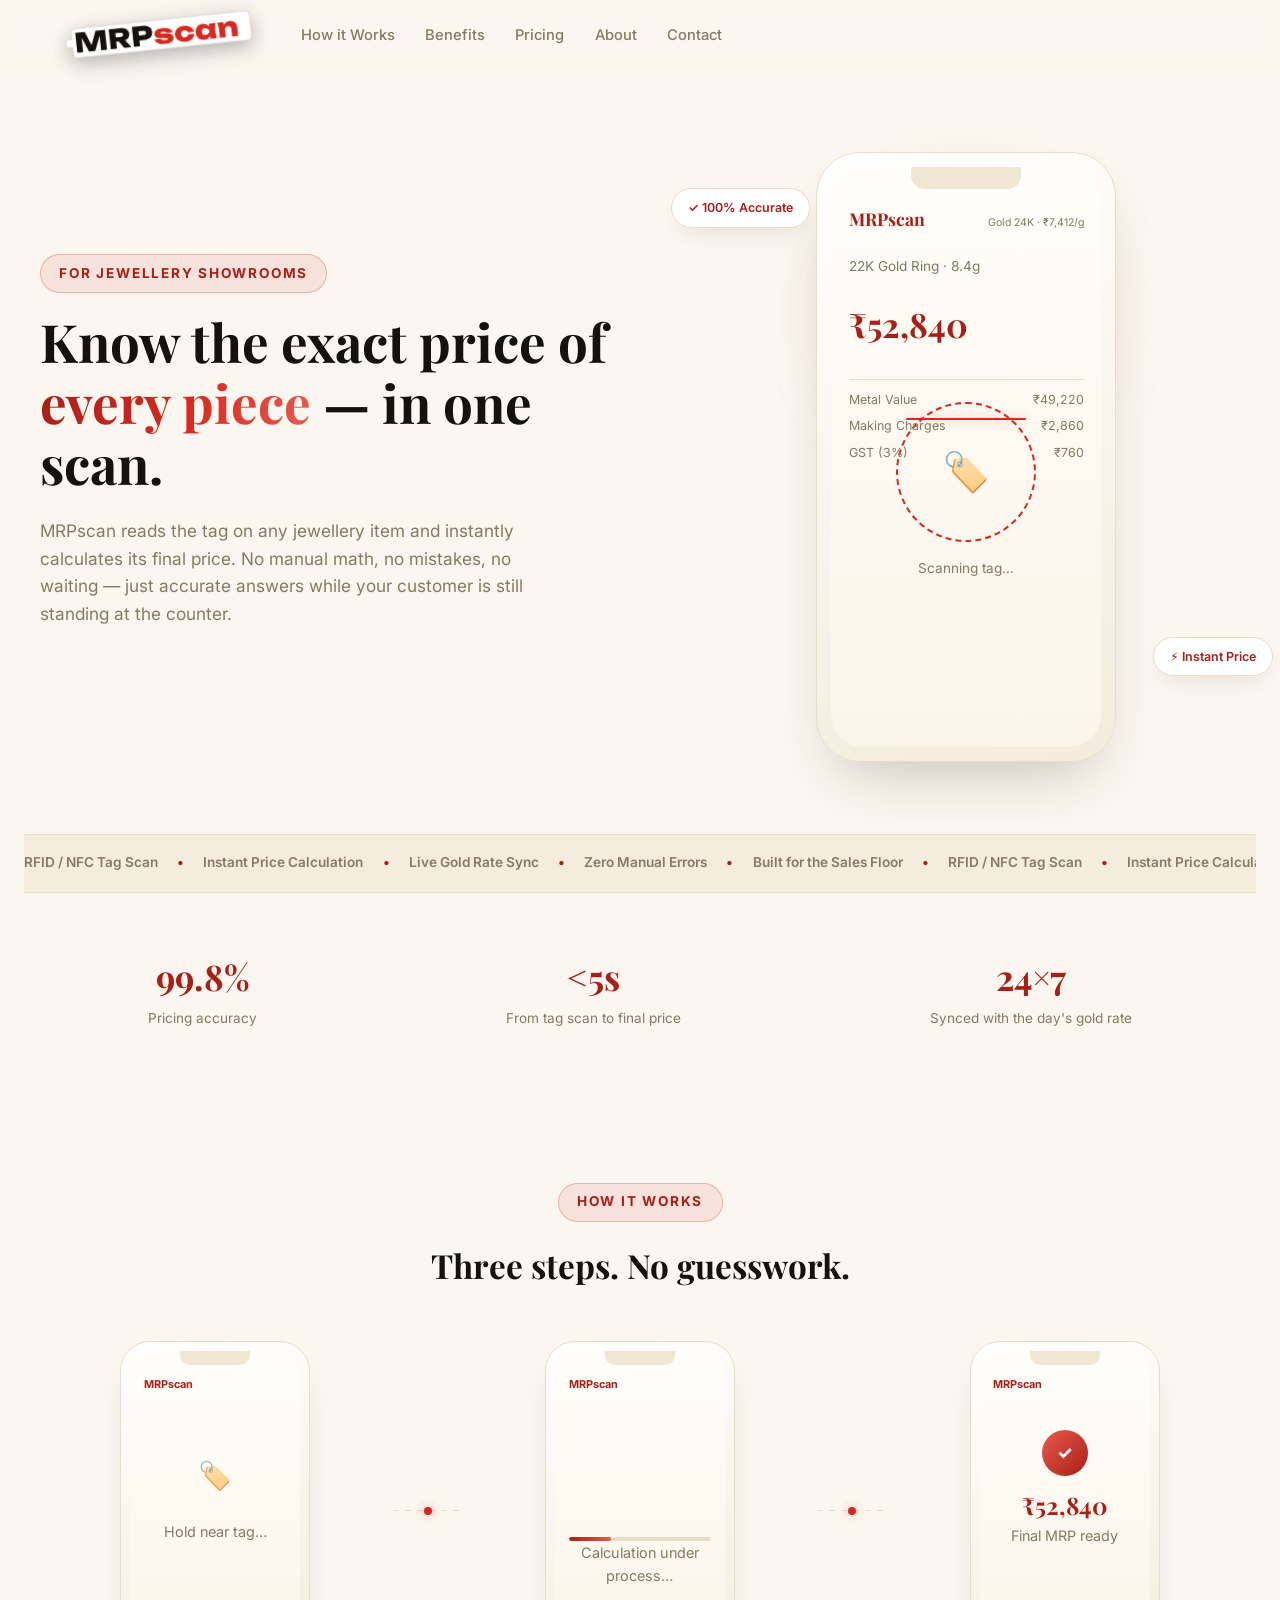
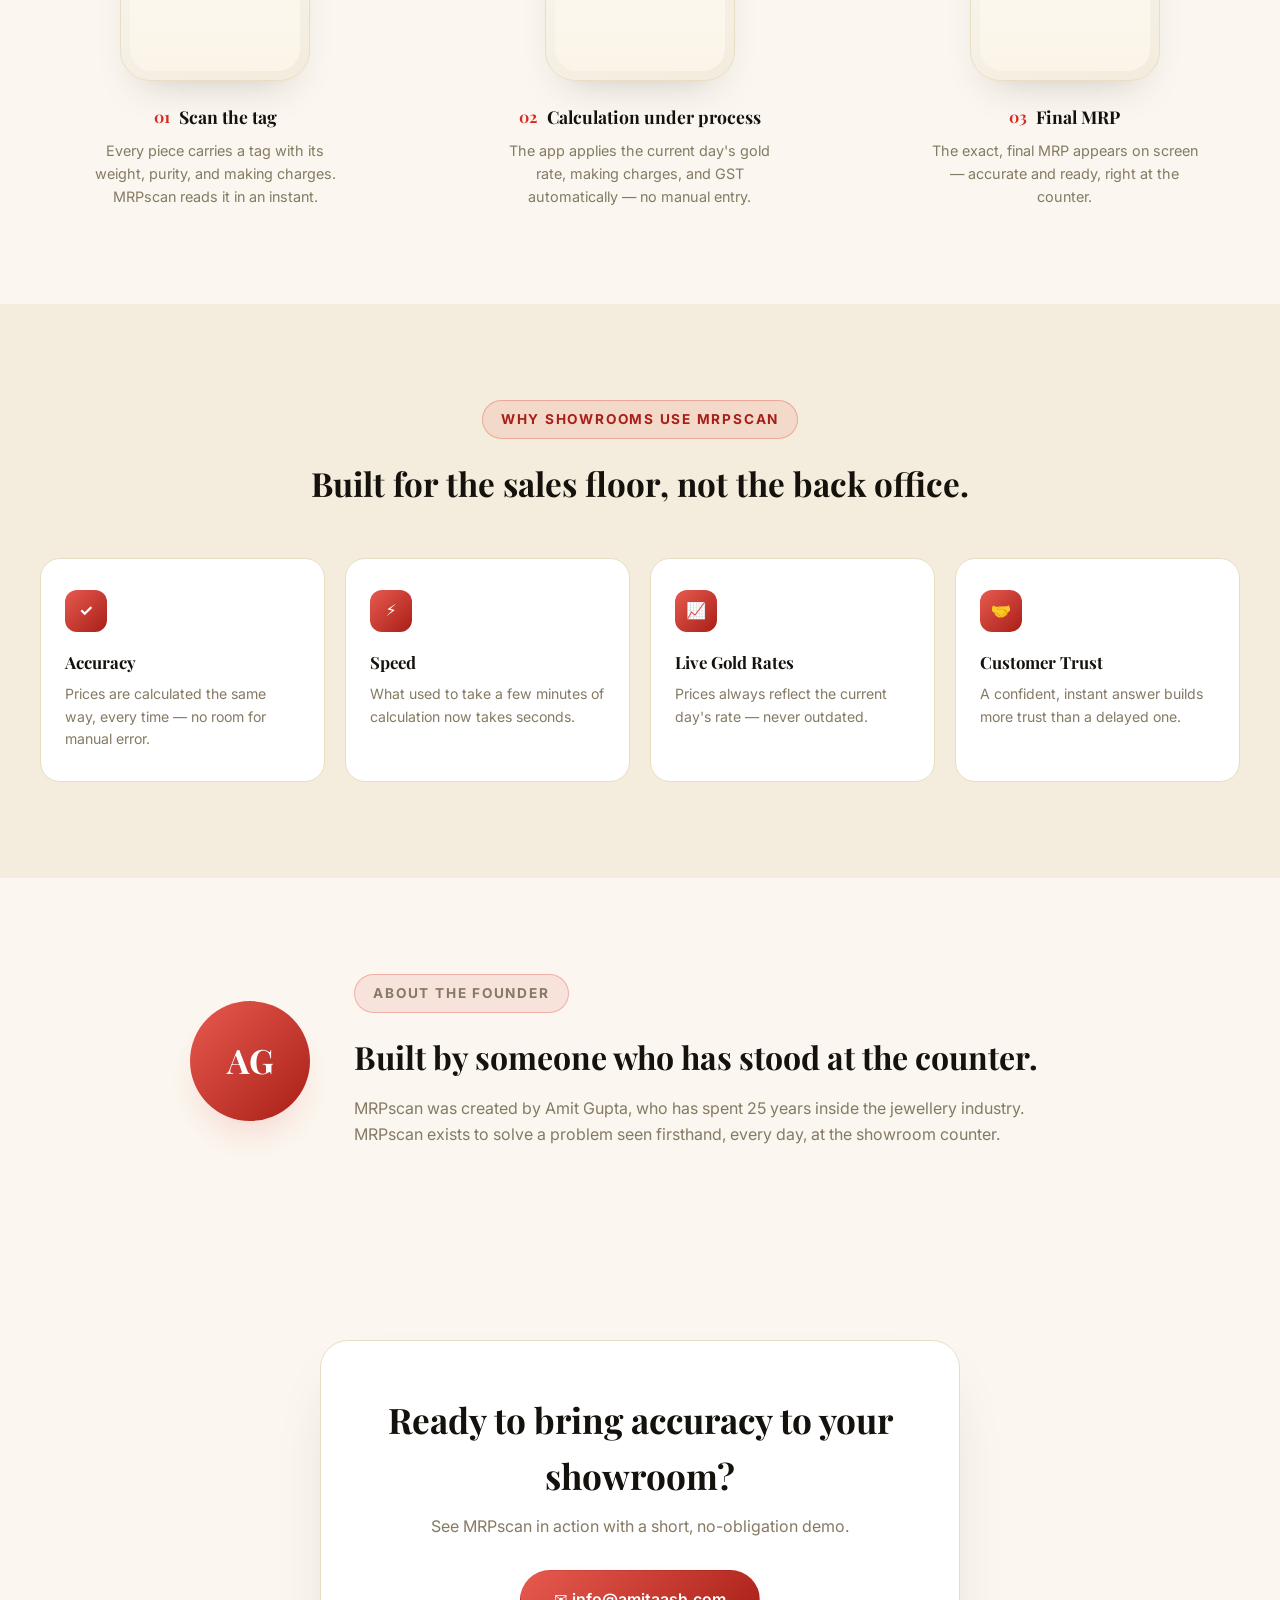
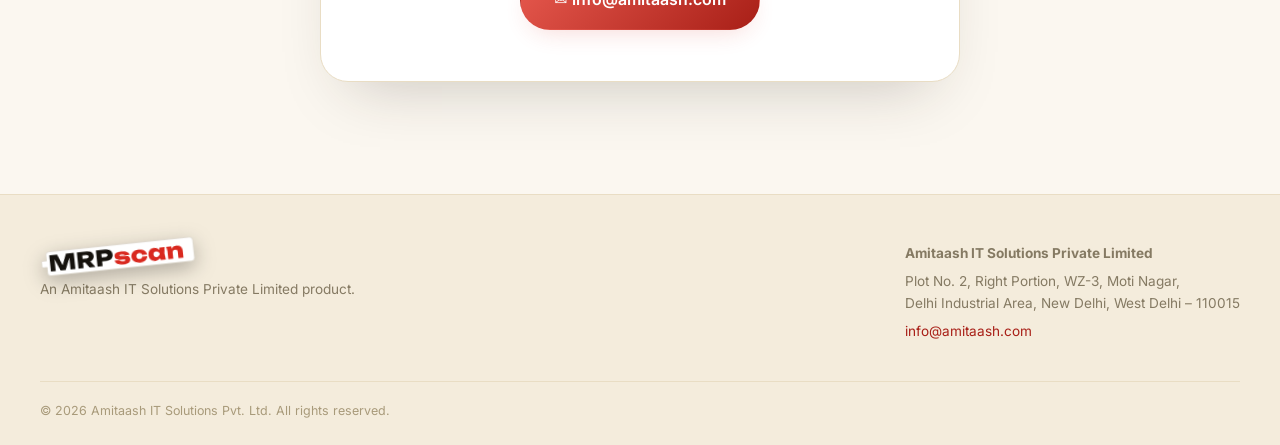
<file: index.html>
<!DOCTYPE html>
<html lang="en">
<head>
<meta charset="UTF-8">
<meta name="viewport" content="width=device-width, initial-scale=1.0">
<title>MRPscan — Instant Jewellery Price Scanning</title>
<meta name="description" content="MRPscan reads the tag on any jewellery piece and instantly calculates its exact price — accurate, fast, and error-free for jewellery showrooms.">
<link rel="preconnect" href="https://fonts.googleapis.com">
<link href="https://fonts.googleapis.com/css2?family=Playfair+Display:wght@600;700;800&family=Space+Grotesk:wght@500;600;700&family=Inter:wght@400;500;600;700;800;900&display=swap" rel="stylesheet">
<link rel="stylesheet" href="themes/boutique.css">
</head>
<body>

<div class="aurora" aria-hidden="true">
  <span class="blob b1"></span>
  <span class="blob b2"></span>
  <span class="blob b3"></span>
</div>
<div class="grain" aria-hidden="true"></div>

<header class="nav" id="nav">
  <div class="nav-inner">
    <div class="logo">
      <svg viewBox="0 0 555 100" xmlns="http://www.w3.org/2000/svg"><path d="M 34.7 6.0 L 538.6 6.0 A 11.7 11.7 0 0 1 550.3 17.7 L 550.3 80.1 A 11.7 11.7 0 0 1 538.6 91.8 L 34.7 91.8 A 11.7 11.7 0 0 1 23.0 80.1 L 23.0 60.6 L 9.8 60.6 A 4.7 4.7 0 0 1 5.1 55.9 L 5.1 41.9 A 4.7 4.7 0 0 1 9.8 37.2 L 23.0 37.2 L 23.0 17.7 A 11.7 11.7 0 0 1 34.7 6.0 Z" fill="#FFFFFF" stroke="#D8D3C8" stroke-width="2.5"/><g transform="translate(23.0 76.98) scale(0.078 -0.078)"><path transform="translate(90 0)" d="M1191 750V0H969V664L1015 659L744 0H512L240 657L286 663V0H65V750H424L671 123H586L831 750Z" fill="#15120D"/><path transform="translate(1359 0)" d="M226 426H488Q532 426 556.5 446.0Q581 466 581 504Q581 542 556.5 562.0Q532 582 488 582H193L298 690V0H65V750H523Q610 750 676.0 719.0Q742 688 779.0 633.0Q816 578 816 504Q816 432 779.0 376.5Q742 321 676.0 290.5Q610 260 523 260H226ZM326 351H585L843 0H576Z" fill="#15120D"/><path transform="translate(2236 0)" d="M494 750Q592 750 662.5 717.0Q733 684 770.0 624.5Q807 565 807 484Q807 404 770.0 344.0Q733 284 662.5 251.0Q592 218 494 218H173V402H479Q523 402 547.5 424.0Q572 446 572 484Q572 524 547.5 545.0Q523 566 479 566H193L298 672V0H65V750Z" fill="#15120D"/><path transform="translate(3085 0)" d="M739 191Q739 122 696.5 75.5Q654 29 576.5 6.0Q499 -17 393 -17Q284 -17 202.0 9.0Q120 35 73.0 82.5Q26 130 23 193H256Q262 173 281.0 158.5Q300 144 331.0 137.0Q362 130 405 130Q459 130 487.5 139.5Q516 149 516 168Q516 185 493.5 193.0Q471 201 418 205L321 212Q216 219 154.0 242.0Q92 265 65.0 303.0Q38 341 38 393Q38 459 80.0 503.0Q122 547 197.5 568.5Q273 590 373 590Q472 590 549.0 565.0Q626 540 672.5 495.0Q719 450 727 390H494Q489 408 473.0 421.5Q457 435 430.0 443.0Q403 451 363 451Q312 451 287.0 441.5Q262 432 262 414Q262 398 277.5 390.0Q293 382 336 379L466 370Q569 364 629.0 341.5Q689 319 714.0 281.5Q739 244 739 191Z" fill="#D9291F"/><path transform="translate(3862 0)" d="M752 247Q744 168 695.0 108.5Q646 49 567.5 16.0Q489 -17 391 -17Q284 -17 201.5 21.0Q119 59 73.0 128.0Q27 197 27 286Q27 377 73.0 445.0Q119 513 201.5 551.5Q284 590 391 590Q489 590 567.5 557.0Q646 524 695.0 465.0Q744 406 752 326H525Q515 373 479.0 397.5Q443 422 391 422Q351 422 321.0 406.5Q291 391 275.0 360.5Q259 330 259 286Q259 242 275.0 212.0Q291 182 321.0 166.5Q351 151 391 151Q443 151 479.0 177.5Q515 204 525 247Z" fill="#D9291F"/><path transform="translate(4646 0)" d="M563 0 536 204 564 286 536 367 563 573H801L763 287L801 0ZM614 286Q602 195 561.5 126.5Q521 58 457.5 20.5Q394 -17 312 -17Q229 -17 165.0 21.0Q101 59 65.5 127.5Q30 196 30 286Q30 378 65.5 446.5Q101 515 165.0 552.5Q229 590 312 590Q394 590 457.5 553.0Q521 516 562.0 447.5Q603 379 614 286ZM261 286Q261 248 276.5 219.0Q292 190 320.0 173.0Q348 156 384 156Q421 156 455.0 173.0Q489 190 515.0 219.0Q541 248 553 286Q541 324 515.0 353.5Q489 383 455.0 400.0Q421 417 384 417Q348 417 320.0 400.0Q292 383 276.5 353.5Q261 324 261 286Z" fill="#D9291F"/><path transform="translate(5495 0)" d="M25 573H254L293 336V0H64V371ZM497 590Q581 590 639.0 557.0Q697 524 728.5 463.5Q760 403 760 322V0H530V289Q530 345 500.5 375.0Q471 405 417 405Q379 405 351.0 389.0Q323 373 308.0 344.0Q293 315 293 274L224 310Q237 403 276.5 465.0Q316 527 373.0 558.5Q430 590 497 590Z" fill="#D9291F"/></g></svg>
    </div>
    <nav class="nav-links">
      <a href="#how">How it Works</a>
      <a href="#benefits">Benefits</a>
      <a href="pricing.html">Pricing</a>
      <a href="#about">About</a>
      <a href="#contact">Contact</a>
    </nav>

    <button class="nav-toggle" id="navToggle" aria-label="Menu">
      <span></span><span></span><span></span>
    </button>
  </div>
</header>

<main>
  <section class="hero" id="heroSection">
    <div class="hero-inner">
      <div class="hero-copy">
        <p class="eyebrow reveal">For Jewellery Showrooms</p>
        <h1 class="reveal" style="--d:1">Know the exact price of<br><span class="grad-text">every piece</span> — in one scan.</h1>
        <p class="hero-sub reveal" style="--d:2">MRPscan reads the tag on any jewellery item and instantly calculates its final price. No manual math, no mistakes, no waiting — just accurate answers while your customer is still standing at the counter.</p>
      </div>

      <div class="hero-visual reveal" style="--d:2">
        <span class="chip chip-a">✓ 100% Accurate</span>
        <span class="chip chip-b">⚡ Instant Price</span>
        <div class="phone-glow"></div>
        <div class="phone">
          <div class="phone-notch"></div>
          <div class="phone-screen">
            <div class="app-topbar">
              <span class="app-name">MRPscan</span>
              <span class="app-rate">Gold 24K · ₹7,412/g</span>
            </div>
            <div class="phone-stack">
              <div class="scan-stage">
                <div class="scan-ring">
                  <div class="scan-line"></div>
                  <div class="tag-icon">🏷️</div>
                </div>
                <p class="scan-label">Scanning tag…</p>
              </div>
              <div class="result-card">
                <p class="result-title">22K Gold Ring · 8.4g</p>
                <div class="result-price">₹52,840</div>
                <div class="result-rows">
                  <div class="row"><span>Metal Value</span><span>₹49,220</span></div>
                  <div class="row"><span>Making Charges</span><span>₹2,860</span></div>
                  <div class="row"><span>GST (3%)</span><span>₹760</span></div>
                </div>
              </div>
            </div>
          </div>
        </div>
      </div>
    </div>

    <div class="marquee">
      <div class="marquee-track">
        <span>RFID / NFC Tag Scan</span><span>•</span>
        <span>Instant Price Calculation</span><span>•</span>
        <span>Live Gold Rate Sync</span><span>•</span>
        <span>Zero Manual Errors</span><span>•</span>
        <span>Built for the Sales Floor</span><span>•</span>
        <span>RFID / NFC Tag Scan</span><span>•</span>
        <span>Instant Price Calculation</span><span>•</span>
        <span>Live Gold Rate Sync</span><span>•</span>
        <span>Zero Manual Errors</span><span>•</span>
        <span>Built for the Sales Floor</span><span>•</span>
      </div>
    </div>
  </section>

  <section class="strip">
    <div class="strip-inner">
      <div class="strip-item reveal">
        <strong data-count="99.9" data-suffix="%">0%</strong>
        <span>Pricing accuracy</span>
      </div>
      <div class="strip-item reveal" style="--d:1">
        <strong data-count="5" data-prefix="<" data-suffix="s">&lt;0s</strong>
        <span>From tag scan to final price</span>
      </div>
      <div class="strip-item reveal" style="--d:2">
        <strong>24×7</strong>
        <span>Synced with the day's gold rate</span>
      </div>
    </div>
  </section>

  <section class="how" id="how">
    <div class="section-head">
      <p class="eyebrow reveal">How it Works</p>
      <h2 class="reveal">Three steps. No guesswork.</h2>
    </div>
    <div class="how-flow">
      <div class="how-item reveal">
        <div class="mini-phone">
          <div class="mini-notch"></div>
          <div class="mini-screen step-1">
            <div class="mini-topbar"><span>MRPscan</span></div>
            <div class="nfc-wrap">
              <div class="nfc-pulse p1"></div>
              <div class="nfc-pulse p2"></div>
              <div class="nfc-pulse p3"></div>
              <div class="nfc-core">🏷️</div>
            </div>
            <p class="mini-caption">Hold near tag…</p>
          </div>
        </div>
        <h3><span class="step-num">01</span> Scan the tag</h3>
        <p>Every piece carries a tag with its weight, purity, and making charges. MRPscan reads it in an instant.</p>
      </div>

      <div class="flow-line">
        <span class="flow-dot"></span>
      </div>

      <div class="how-item reveal" style="--d:1">
        <div class="mini-phone">
          <div class="mini-notch"></div>
          <div class="mini-screen step-2">
            <div class="mini-topbar"><span>MRPscan</span></div>
            <div class="data-lines">
              <div class="data-row dr1"><span>Weight</span><span>8.4 g</span></div>
              <div class="data-row dr2"><span>Purity</span><span>22K</span></div>
              <div class="data-row dr3"><span>Rate</span><span>₹7,412/g</span></div>
            </div>
            <div class="progress-track"><div class="progress-fill"></div></div>
            <p class="mini-caption">Calculation under process…</p>
          </div>
        </div>
        <h3><span class="step-num">02</span> Calculation under process</h3>
        <p>The app applies the current day's gold rate, making charges, and GST automatically — no manual entry.</p>
      </div>

      <div class="flow-line">
        <span class="flow-dot" style="animation-delay: 1s"></span>
      </div>

      <div class="how-item reveal" style="--d:2">
        <div class="mini-phone">
          <div class="mini-notch"></div>
          <div class="mini-screen step-3">
            <div class="mini-topbar"><span>MRPscan</span></div>
            <div class="check-badge">✓</div>
            <div class="mini-price">₹52,840</div>
            <p class="mini-caption">Final MRP ready</p>
          </div>
        </div>
        <h3><span class="step-num">03</span> Final MRP</h3>
        <p>The exact, final MRP appears on screen — accurate and ready, right at the counter.</p>
      </div>
    </div>
  </section>

  <section class="benefits" id="benefits">
    <div class="section-head">
      <p class="eyebrow reveal">Why Showrooms Use MRPscan</p>
      <h2 class="reveal">Built for the sales floor, not the back office.</h2>
    </div>
    <div class="benefits-grid">
      <div class="benefit-card reveal">
        <div class="benefit-icon">✓</div>
        <h3>Accuracy</h3>
        <p>Prices are calculated the same way, every time — no room for manual error.</p>
      </div>
      <div class="benefit-card reveal" style="--d:1">
        <div class="benefit-icon">⚡</div>
        <h3>Speed</h3>
        <p>What used to take a few minutes of calculation now takes seconds.</p>
      </div>
      <div class="benefit-card reveal" style="--d:2">
        <div class="benefit-icon">📈</div>
        <h3>Live Gold Rates</h3>
        <p>Prices always reflect the current day's rate — never outdated.</p>
      </div>
      <div class="benefit-card reveal" style="--d:3">
        <div class="benefit-icon">🤝</div>
        <h3>Customer Trust</h3>
        <p>A confident, instant answer builds more trust than a delayed one.</p>
      </div>
    </div>
  </section>

  <section class="about" id="about">
    <div class="about-inner">
      <div class="about-badge reveal">AG</div>
      <div class="about-copy reveal" style="--d:1">
        <p class="eyebrow">About the Founder</p>
        <h2>Built by someone who has stood at the counter.</h2>
        <p>MRPscan was created by Amit Gupta, who has spent 25 years inside the jewellery industry. MRPscan exists to solve a problem seen firsthand, every day, at the showroom counter.</p>
      </div>
    </div>
  </section>

  <section class="cta" id="contact">
    <div class="cta-inner reveal">
      <h2>Ready to bring accuracy to your showroom?</h2>
      <p>See MRPscan in action with a short, no-obligation demo.</p>
      <div class="cta-actions">
        <a href="mailto:info@amitaash.com" class="btn btn-primary btn-lg">✉ info@amitaash.com</a>
      </div>
    </div>
  </section>
</main>

<footer class="footer">
  <div class="footer-inner">
    <div class="footer-brand">
      <div class="logo logo-light footer-logo">
        <svg viewBox="0 0 555 100" xmlns="http://www.w3.org/2000/svg"><path d="M 34.7 6.0 L 538.6 6.0 A 11.7 11.7 0 0 1 550.3 17.7 L 550.3 80.1 A 11.7 11.7 0 0 1 538.6 91.8 L 34.7 91.8 A 11.7 11.7 0 0 1 23.0 80.1 L 23.0 60.6 L 9.8 60.6 A 4.7 4.7 0 0 1 5.1 55.9 L 5.1 41.9 A 4.7 4.7 0 0 1 9.8 37.2 L 23.0 37.2 L 23.0 17.7 A 11.7 11.7 0 0 1 34.7 6.0 Z" fill="#FFFFFF" stroke="#D8D3C8" stroke-width="2.5"/><g transform="translate(23.0 76.98) scale(0.078 -0.078)"><path transform="translate(90 0)" d="M1191 750V0H969V664L1015 659L744 0H512L240 657L286 663V0H65V750H424L671 123H586L831 750Z" fill="#15120D"/><path transform="translate(1359 0)" d="M226 426H488Q532 426 556.5 446.0Q581 466 581 504Q581 542 556.5 562.0Q532 582 488 582H193L298 690V0H65V750H523Q610 750 676.0 719.0Q742 688 779.0 633.0Q816 578 816 504Q816 432 779.0 376.5Q742 321 676.0 290.5Q610 260 523 260H226ZM326 351H585L843 0H576Z" fill="#15120D"/><path transform="translate(2236 0)" d="M494 750Q592 750 662.5 717.0Q733 684 770.0 624.5Q807 565 807 484Q807 404 770.0 344.0Q733 284 662.5 251.0Q592 218 494 218H173V402H479Q523 402 547.5 424.0Q572 446 572 484Q572 524 547.5 545.0Q523 566 479 566H193L298 672V0H65V750Z" fill="#15120D"/><path transform="translate(3085 0)" d="M739 191Q739 122 696.5 75.5Q654 29 576.5 6.0Q499 -17 393 -17Q284 -17 202.0 9.0Q120 35 73.0 82.5Q26 130 23 193H256Q262 173 281.0 158.5Q300 144 331.0 137.0Q362 130 405 130Q459 130 487.5 139.5Q516 149 516 168Q516 185 493.5 193.0Q471 201 418 205L321 212Q216 219 154.0 242.0Q92 265 65.0 303.0Q38 341 38 393Q38 459 80.0 503.0Q122 547 197.5 568.5Q273 590 373 590Q472 590 549.0 565.0Q626 540 672.5 495.0Q719 450 727 390H494Q489 408 473.0 421.5Q457 435 430.0 443.0Q403 451 363 451Q312 451 287.0 441.5Q262 432 262 414Q262 398 277.5 390.0Q293 382 336 379L466 370Q569 364 629.0 341.5Q689 319 714.0 281.5Q739 244 739 191Z" fill="#D9291F"/><path transform="translate(3862 0)" d="M752 247Q744 168 695.0 108.5Q646 49 567.5 16.0Q489 -17 391 -17Q284 -17 201.5 21.0Q119 59 73.0 128.0Q27 197 27 286Q27 377 73.0 445.0Q119 513 201.5 551.5Q284 590 391 590Q489 590 567.5 557.0Q646 524 695.0 465.0Q744 406 752 326H525Q515 373 479.0 397.5Q443 422 391 422Q351 422 321.0 406.5Q291 391 275.0 360.5Q259 330 259 286Q259 242 275.0 212.0Q291 182 321.0 166.5Q351 151 391 151Q443 151 479.0 177.5Q515 204 525 247Z" fill="#D9291F"/><path transform="translate(4646 0)" d="M563 0 536 204 564 286 536 367 563 573H801L763 287L801 0ZM614 286Q602 195 561.5 126.5Q521 58 457.5 20.5Q394 -17 312 -17Q229 -17 165.0 21.0Q101 59 65.5 127.5Q30 196 30 286Q30 378 65.5 446.5Q101 515 165.0 552.5Q229 590 312 590Q394 590 457.5 553.0Q521 516 562.0 447.5Q603 379 614 286ZM261 286Q261 248 276.5 219.0Q292 190 320.0 173.0Q348 156 384 156Q421 156 455.0 173.0Q489 190 515.0 219.0Q541 248 553 286Q541 324 515.0 353.5Q489 383 455.0 400.0Q421 417 384 417Q348 417 320.0 400.0Q292 383 276.5 353.5Q261 324 261 286Z" fill="#D9291F"/><path transform="translate(5495 0)" d="M25 573H254L293 336V0H64V371ZM497 590Q581 590 639.0 557.0Q697 524 728.5 463.5Q760 403 760 322V0H530V289Q530 345 500.5 375.0Q471 405 417 405Q379 405 351.0 389.0Q323 373 308.0 344.0Q293 315 293 274L224 310Q237 403 276.5 465.0Q316 527 373.0 558.5Q430 590 497 590Z" fill="#D9291F"/></g></svg>
      </div>
      <p>An Amitaash IT Solutions Private Limited product.</p>
    </div>
    <div class="footer-contact">
      <p><strong>Amitaash IT Solutions Private Limited</strong></p>
      <p>Plot No. 2, Right Portion, WZ-3, Moti Nagar,<br>Delhi Industrial Area, New Delhi, West Delhi – 110015</p>
      <p><a href="mailto:info@amitaash.com">info@amitaash.com</a></p>
    </div>
  </div>
  <div class="footer-bottom">
    <span>© 2026 Amitaash IT Solutions Pvt. Ltd. All rights reserved.</span>
  </div>
</footer>

<script src="script.js"></script>
</body>
</html>
</file>
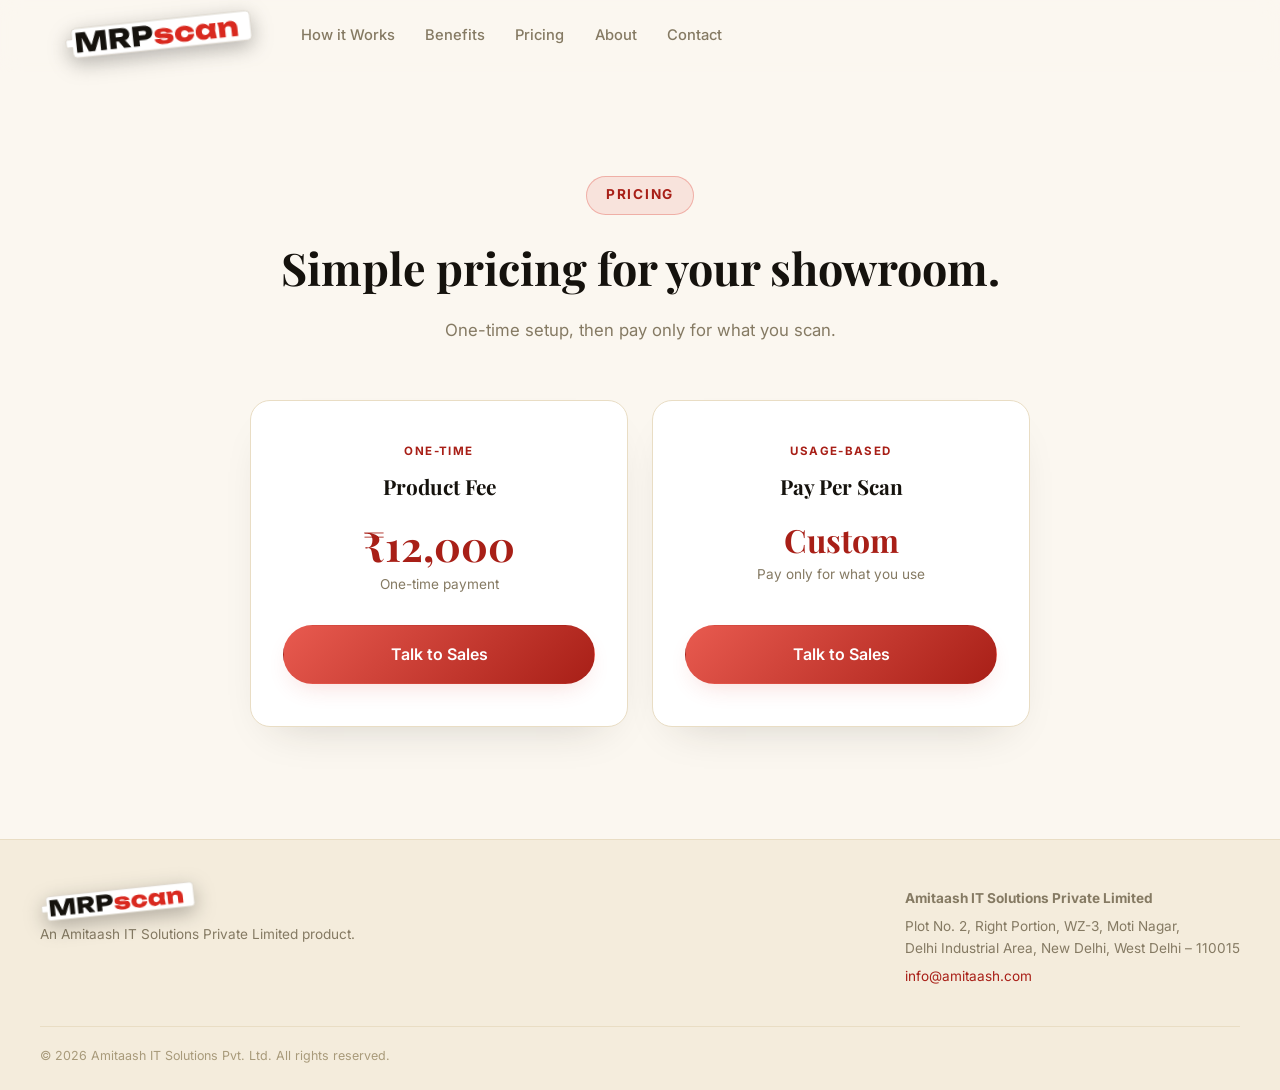
<file: pricing.html>
<!DOCTYPE html>
<html lang="en">
<head>
<meta charset="UTF-8">
<meta name="viewport" content="width=device-width, initial-scale=1.0">
<title>Pricing — MRPscan</title>
<meta name="description" content="MRPscan pricing — a one-time product fee plus pay-per-scan usage pricing for jewellery showrooms.">
<link rel="preconnect" href="https://fonts.googleapis.com">
<link href="https://fonts.googleapis.com/css2?family=Playfair+Display:wght@600;700;800&family=Space+Grotesk:wght@500;600;700&family=Inter:wght@400;500;600;700;800;900&display=swap" rel="stylesheet">
<link rel="stylesheet" href="themes/boutique.css">
</head>
<body>

<div class="aurora" aria-hidden="true">
  <span class="blob b1"></span>
  <span class="blob b2"></span>
  <span class="blob b3"></span>
</div>
<div class="grain" aria-hidden="true"></div>

<header class="nav" id="nav">
  <div class="nav-inner">
    <a href="index.html" class="logo">
      <svg viewBox="0 0 555 100" xmlns="http://www.w3.org/2000/svg"><path d="M 34.7 6.0 L 538.6 6.0 A 11.7 11.7 0 0 1 550.3 17.7 L 550.3 80.1 A 11.7 11.7 0 0 1 538.6 91.8 L 34.7 91.8 A 11.7 11.7 0 0 1 23.0 80.1 L 23.0 60.6 L 9.8 60.6 A 4.7 4.7 0 0 1 5.1 55.9 L 5.1 41.9 A 4.7 4.7 0 0 1 9.8 37.2 L 23.0 37.2 L 23.0 17.7 A 11.7 11.7 0 0 1 34.7 6.0 Z" fill="#FFFFFF" stroke="#D8D3C8" stroke-width="2.5"/><g transform="translate(23.0 76.98) scale(0.078 -0.078)"><path transform="translate(90 0)" d="M1191 750V0H969V664L1015 659L744 0H512L240 657L286 663V0H65V750H424L671 123H586L831 750Z" fill="#15120D"/><path transform="translate(1359 0)" d="M226 426H488Q532 426 556.5 446.0Q581 466 581 504Q581 542 556.5 562.0Q532 582 488 582H193L298 690V0H65V750H523Q610 750 676.0 719.0Q742 688 779.0 633.0Q816 578 816 504Q816 432 779.0 376.5Q742 321 676.0 290.5Q610 260 523 260H226ZM326 351H585L843 0H576Z" fill="#15120D"/><path transform="translate(2236 0)" d="M494 750Q592 750 662.5 717.0Q733 684 770.0 624.5Q807 565 807 484Q807 404 770.0 344.0Q733 284 662.5 251.0Q592 218 494 218H173V402H479Q523 402 547.5 424.0Q572 446 572 484Q572 524 547.5 545.0Q523 566 479 566H193L298 672V0H65V750Z" fill="#15120D"/><path transform="translate(3085 0)" d="M739 191Q739 122 696.5 75.5Q654 29 576.5 6.0Q499 -17 393 -17Q284 -17 202.0 9.0Q120 35 73.0 82.5Q26 130 23 193H256Q262 173 281.0 158.5Q300 144 331.0 137.0Q362 130 405 130Q459 130 487.5 139.5Q516 149 516 168Q516 185 493.5 193.0Q471 201 418 205L321 212Q216 219 154.0 242.0Q92 265 65.0 303.0Q38 341 38 393Q38 459 80.0 503.0Q122 547 197.5 568.5Q273 590 373 590Q472 590 549.0 565.0Q626 540 672.5 495.0Q719 450 727 390H494Q489 408 473.0 421.5Q457 435 430.0 443.0Q403 451 363 451Q312 451 287.0 441.5Q262 432 262 414Q262 398 277.5 390.0Q293 382 336 379L466 370Q569 364 629.0 341.5Q689 319 714.0 281.5Q739 244 739 191Z" fill="#D9291F"/><path transform="translate(3862 0)" d="M752 247Q744 168 695.0 108.5Q646 49 567.5 16.0Q489 -17 391 -17Q284 -17 201.5 21.0Q119 59 73.0 128.0Q27 197 27 286Q27 377 73.0 445.0Q119 513 201.5 551.5Q284 590 391 590Q489 590 567.5 557.0Q646 524 695.0 465.0Q744 406 752 326H525Q515 373 479.0 397.5Q443 422 391 422Q351 422 321.0 406.5Q291 391 275.0 360.5Q259 330 259 286Q259 242 275.0 212.0Q291 182 321.0 166.5Q351 151 391 151Q443 151 479.0 177.5Q515 204 525 247Z" fill="#D9291F"/><path transform="translate(4646 0)" d="M563 0 536 204 564 286 536 367 563 573H801L763 287L801 0ZM614 286Q602 195 561.5 126.5Q521 58 457.5 20.5Q394 -17 312 -17Q229 -17 165.0 21.0Q101 59 65.5 127.5Q30 196 30 286Q30 378 65.5 446.5Q101 515 165.0 552.5Q229 590 312 590Q394 590 457.5 553.0Q521 516 562.0 447.5Q603 379 614 286ZM261 286Q261 248 276.5 219.0Q292 190 320.0 173.0Q348 156 384 156Q421 156 455.0 173.0Q489 190 515.0 219.0Q541 248 553 286Q541 324 515.0 353.5Q489 383 455.0 400.0Q421 417 384 417Q348 417 320.0 400.0Q292 383 276.5 353.5Q261 324 261 286Z" fill="#D9291F"/><path transform="translate(5495 0)" d="M25 573H254L293 336V0H64V371ZM497 590Q581 590 639.0 557.0Q697 524 728.5 463.5Q760 403 760 322V0H530V289Q530 345 500.5 375.0Q471 405 417 405Q379 405 351.0 389.0Q323 373 308.0 344.0Q293 315 293 274L224 310Q237 403 276.5 465.0Q316 527 373.0 558.5Q430 590 497 590Z" fill="#D9291F"/></g></svg>
    </a>
    <nav class="nav-links">
      <a href="index.html#how">How it Works</a>
      <a href="index.html#benefits">Benefits</a>
      <a href="pricing.html">Pricing</a>
      <a href="index.html#about">About</a>
      <a href="index.html#contact">Contact</a>
    </nav>

    <button class="nav-toggle" id="navToggle" aria-label="Menu">
      <span></span><span></span><span></span>
    </button>
  </div>
</header>

<main>
  <section class="pricing-hero">
    <div class="section-head">
      <p class="eyebrow reveal">Pricing</p>
      <h1 class="reveal" style="--d:1">Simple pricing for your showroom.</h1>
      <p class="pricing-sub reveal" style="--d:2">One-time setup, then pay only for what you scan.</p>
    </div>

    <div class="pricing-grid">
      <div class="pricing-card reveal">
        <p class="pricing-tag">One-Time</p>
        <h2 class="pricing-title">Product Fee</h2>
        <div class="pricing-amount">₹12,000</div>
        <p class="pricing-note">One-time payment</p>
        <a href="mailto:info@amitaash.com?subject=MRPscan%20Enquiry%20-%20One-Time%20Product%20Fee&body=Hi%2C%0A%0AI'd%20like%20to%20know%20more%20about%20MRPscan's%20one-time%20product%20fee.%0A%0AShowroom%20name%3A%0ACity%3A%0A" class="btn btn-primary btn-lg pricing-btn">Talk to Sales</a>
      </div>

      <div class="pricing-card reveal" style="--d:1">
        <p class="pricing-tag">Usage-Based</p>
        <h2 class="pricing-title">Pay Per Scan</h2>
        <div class="pricing-amount pricing-amount-custom">Custom</div>
        <p class="pricing-note">Pay only for what you use</p>
        <a href="mailto:info@amitaash.com?subject=MRPscan%20Enquiry%20-%20Pay%20Per%20Scan&body=Hi%2C%0A%0AI'd%20like%20to%20know%20more%20about%20MRPscan's%20pay-per-scan%20pricing.%0A%0AShowroom%20name%3A%0ACity%3A%0AApprox.%20scans%20per%20month%3A%0A" class="btn btn-primary btn-lg pricing-btn">Talk to Sales</a>
      </div>
    </div>
  </section>
</main>

<footer class="footer">
  <div class="footer-inner">
    <div class="footer-brand">
      <div class="logo logo-light footer-logo">
        <svg viewBox="0 0 555 100" xmlns="http://www.w3.org/2000/svg"><path d="M 34.7 6.0 L 538.6 6.0 A 11.7 11.7 0 0 1 550.3 17.7 L 550.3 80.1 A 11.7 11.7 0 0 1 538.6 91.8 L 34.7 91.8 A 11.7 11.7 0 0 1 23.0 80.1 L 23.0 60.6 L 9.8 60.6 A 4.7 4.7 0 0 1 5.1 55.9 L 5.1 41.9 A 4.7 4.7 0 0 1 9.8 37.2 L 23.0 37.2 L 23.0 17.7 A 11.7 11.7 0 0 1 34.7 6.0 Z" fill="#FFFFFF" stroke="#D8D3C8" stroke-width="2.5"/><g transform="translate(23.0 76.98) scale(0.078 -0.078)"><path transform="translate(90 0)" d="M1191 750V0H969V664L1015 659L744 0H512L240 657L286 663V0H65V750H424L671 123H586L831 750Z" fill="#15120D"/><path transform="translate(1359 0)" d="M226 426H488Q532 426 556.5 446.0Q581 466 581 504Q581 542 556.5 562.0Q532 582 488 582H193L298 690V0H65V750H523Q610 750 676.0 719.0Q742 688 779.0 633.0Q816 578 816 504Q816 432 779.0 376.5Q742 321 676.0 290.5Q610 260 523 260H226ZM326 351H585L843 0H576Z" fill="#15120D"/><path transform="translate(2236 0)" d="M494 750Q592 750 662.5 717.0Q733 684 770.0 624.5Q807 565 807 484Q807 404 770.0 344.0Q733 284 662.5 251.0Q592 218 494 218H173V402H479Q523 402 547.5 424.0Q572 446 572 484Q572 524 547.5 545.0Q523 566 479 566H193L298 672V0H65V750Z" fill="#15120D"/><path transform="translate(3085 0)" d="M739 191Q739 122 696.5 75.5Q654 29 576.5 6.0Q499 -17 393 -17Q284 -17 202.0 9.0Q120 35 73.0 82.5Q26 130 23 193H256Q262 173 281.0 158.5Q300 144 331.0 137.0Q362 130 405 130Q459 130 487.5 139.5Q516 149 516 168Q516 185 493.5 193.0Q471 201 418 205L321 212Q216 219 154.0 242.0Q92 265 65.0 303.0Q38 341 38 393Q38 459 80.0 503.0Q122 547 197.5 568.5Q273 590 373 590Q472 590 549.0 565.0Q626 540 672.5 495.0Q719 450 727 390H494Q489 408 473.0 421.5Q457 435 430.0 443.0Q403 451 363 451Q312 451 287.0 441.5Q262 432 262 414Q262 398 277.5 390.0Q293 382 336 379L466 370Q569 364 629.0 341.5Q689 319 714.0 281.5Q739 244 739 191Z" fill="#D9291F"/><path transform="translate(3862 0)" d="M752 247Q744 168 695.0 108.5Q646 49 567.5 16.0Q489 -17 391 -17Q284 -17 201.5 21.0Q119 59 73.0 128.0Q27 197 27 286Q27 377 73.0 445.0Q119 513 201.5 551.5Q284 590 391 590Q489 590 567.5 557.0Q646 524 695.0 465.0Q744 406 752 326H525Q515 373 479.0 397.5Q443 422 391 422Q351 422 321.0 406.5Q291 391 275.0 360.5Q259 330 259 286Q259 242 275.0 212.0Q291 182 321.0 166.5Q351 151 391 151Q443 151 479.0 177.5Q515 204 525 247Z" fill="#D9291F"/><path transform="translate(4646 0)" d="M563 0 536 204 564 286 536 367 563 573H801L763 287L801 0ZM614 286Q602 195 561.5 126.5Q521 58 457.5 20.5Q394 -17 312 -17Q229 -17 165.0 21.0Q101 59 65.5 127.5Q30 196 30 286Q30 378 65.5 446.5Q101 515 165.0 552.5Q229 590 312 590Q394 590 457.5 553.0Q521 516 562.0 447.5Q603 379 614 286ZM261 286Q261 248 276.5 219.0Q292 190 320.0 173.0Q348 156 384 156Q421 156 455.0 173.0Q489 190 515.0 219.0Q541 248 553 286Q541 324 515.0 353.5Q489 383 455.0 400.0Q421 417 384 417Q348 417 320.0 400.0Q292 383 276.5 353.5Q261 324 261 286Z" fill="#D9291F"/><path transform="translate(5495 0)" d="M25 573H254L293 336V0H64V371ZM497 590Q581 590 639.0 557.0Q697 524 728.5 463.5Q760 403 760 322V0H530V289Q530 345 500.5 375.0Q471 405 417 405Q379 405 351.0 389.0Q323 373 308.0 344.0Q293 315 293 274L224 310Q237 403 276.5 465.0Q316 527 373.0 558.5Q430 590 497 590Z" fill="#D9291F"/></g></svg>
      </div>
      <p>An Amitaash IT Solutions Private Limited product.</p>
    </div>
    <div class="footer-contact">
      <p><strong>Amitaash IT Solutions Private Limited</strong></p>
      <p>Plot No. 2, Right Portion, WZ-3, Moti Nagar,<br>Delhi Industrial Area, New Delhi, West Delhi – 110015</p>
      <p><a href="mailto:info@amitaash.com">info@amitaash.com</a></p>
    </div>
  </div>
  <div class="footer-bottom">
    <span>© 2026 Amitaash IT Solutions Pvt. Ltd. All rights reserved.</span>
  </div>
</footer>

<script src="script.js"></script>
</body>
</html>
</file>
<file: themes/boutique.css>
:root {
  --bg: #fbf7f0;
  --bg-alt: #f4ecdc;
  --panel: #ffffff;
  --panel-hover: #fffdf9;
  --border: #e9ddc4;
  --text: #15120d;
  --text-dim: #857a63;
  --gold: #d9291f;
  --gold-light: #e85a4f;
  --gold-deep: #a81f17;
  --glow: rgba(217, 41, 31, 0.2);
  --radius: 20px;
  font-size: 16px;
}

* { box-sizing: border-box; margin: 0; padding: 0; }
html { scroll-behavior: smooth; }

body {
  font-family: 'Inter', system-ui, sans-serif;
  color: var(--text);
  background: var(--bg);
  line-height: 1.6;
  -webkit-font-smoothing: antialiased;
  position: relative;
}

h1, h2, h3, .logo, .result-price, .mini-price, .strip-item strong { font-family: 'Playfair Display', Georgia, serif; }
a { color: inherit; text-decoration: none; }

/* Hide dark-theme ambient effects */
.aurora, .grain { display: none; }

main, .nav, .footer { position: relative; z-index: 2; }

.reveal {
  opacity: 0;
  transform: translateY(24px);
  transition: opacity 0.7s cubic-bezier(.16,.84,.44,1), transform 0.7s cubic-bezier(.16,.84,.44,1);
  transition-delay: calc(var(--d, 0) * 0.09s);
}
.reveal.in-view { opacity: 1; transform: translateY(0); }

.eyebrow {
  display: inline-flex;
  align-items: center;
  text-transform: uppercase;
  letter-spacing: 0.13em;
  font-size: 0.85rem;
  font-weight: 700;
  color: var(--gold-deep);
  background: rgba(217, 41, 31, 0.09);
  border: 1px solid rgba(217, 41, 31, 0.28);
  padding: 0.48rem 1.15rem;
  border-radius: 999px;
  margin-bottom: 1.1rem;
}

.grad-text {
  background: linear-gradient(100deg, var(--gold-deep), var(--gold) 55%, var(--gold-light));
  -webkit-background-clip: text;
  background-clip: text;
  color: transparent;
}

/* Buttons */
.btn {
  display: inline-flex; align-items: center; justify-content: center; gap: 0.4rem;
  padding: 0.85rem 1.7rem; border-radius: 999px; font-weight: 600; font-size: 0.95rem;
  cursor: pointer; border: 1px solid transparent;
  transition: transform 0.2s ease, box-shadow 0.2s ease, background 0.2s ease, border-color 0.2s ease;
}
.btn:hover { transform: translateY(-2px); }
.btn-primary {
  background: linear-gradient(135deg, var(--gold-light), var(--gold-deep));
  color: #fff;
  box-shadow: 0 10px 26px -10px var(--glow);
}
.btn-primary:hover { box-shadow: 0 16px 32px -10px var(--glow); }
.btn-ghost { background: #fff; border-color: var(--border); color: var(--text); }
.btn-ghost:hover { border-color: var(--gold); background: var(--bg-alt); }
.btn-lg { padding: 1rem 2.1rem; font-size: 1rem; }

/* Nav */
.nav {
  position: sticky; top: 0; z-index: 50;
  background: rgba(251, 247, 240, 0.7);
  border-bottom: 1px solid transparent;
  transition: background 0.3s ease, border-color 0.3s ease, box-shadow 0.3s ease;
  backdrop-filter: blur(10px);
}
.nav.scrolled { border-bottom: 1px solid var(--border); box-shadow: 0 4px 20px -12px rgba(42,36,26,0.15); }
.nav-inner { max-width: 1200px; margin: 0 auto; padding: 1.15rem 1.5rem; display: flex; align-items: center; gap: 2rem; }
.logo { font-size: 1.45rem; font-weight: 700; display: flex; align-items: center; gap: 0.5rem; }
.logo svg { height: 34px; width: auto; display: block; transform: rotate(-6deg); filter: drop-shadow(0 6px 10px rgba(0,0,0,0.28)); }
.footer-logo svg { height: 28px; }
.logo-dot { width: 8px; height: 8px; border-radius: 50%; background: var(--gold); }
.nav-links { display: flex; gap: 1.9rem; margin-right: auto; margin-left: 1rem; }
.nav-links a { font-size: 0.92rem; font-weight: 500; color: var(--text-dim); transition: color 0.2s; }
.nav-links a:hover { color: var(--gold-deep); }
.nav-phone { font-size: 0.85rem; font-weight: 600; color: var(--text-dim); border: 1px solid var(--border); padding: 0.5rem 0.9rem; border-radius: 999px; }
.nav-phone:hover { border-color: var(--gold); color: var(--gold-deep); }
.nav-toggle { display: none; }

/* Theme switcher */
.theme-switch { position: relative; }
.theme-switch-btn {
  display: flex; align-items: center; gap: 0.55rem;
  background: #fff; border: 1px solid var(--border);
  padding: 0.5rem 0.85rem; border-radius: 999px; cursor: pointer;
  color: var(--text); font-size: 0.82rem; font-weight: 600;
  transition: border-color 0.2s ease;
}
.theme-switch-btn:hover { border-color: var(--gold); }
.theme-swatch { width: 14px; height: 14px; border-radius: 50%; flex-shrink: 0; box-shadow: 0 0 0 1px rgba(0,0,0,0.1); }
.theme-switch-caret { font-size: 0.65rem; color: var(--text-dim); transition: transform 0.2s ease; }
.theme-switch.open .theme-switch-caret { transform: rotate(180deg); }
.theme-switch-menu {
  position: absolute; top: calc(100% + 10px); right: 0; z-index: 60;
  list-style: none; width: 230px;
  background: #fff; border: 1px solid var(--border);
  border-radius: 14px; padding: 0.4rem;
  box-shadow: 0 20px 50px -20px rgba(42,36,26,0.3);
  opacity: 0; visibility: hidden; transform: translateY(-8px);
  transition: opacity 0.18s ease, transform 0.18s ease, visibility 0.18s;
}
.theme-switch.open .theme-switch-menu { opacity: 1; visibility: visible; transform: translateY(0); }
.theme-switch-menu li {
  display: flex; align-items: center; gap: 0.7rem;
  padding: 0.6rem 0.7rem; border-radius: 9px; cursor: pointer;
  font-size: 0.85rem; font-weight: 600; color: var(--text);
  transition: background 0.15s ease;
}
.theme-switch-menu li:hover { background: var(--bg-alt); }
.theme-switch-menu li em { display: block; font-size: 0.7rem; font-weight: 500; font-style: normal; color: var(--text-dim); margin-top: 0.1rem; }
.theme-switch-menu .theme-swatch { width: 20px; height: 20px; }

/* Hero */
.hero { padding: 5rem 1.5rem 0; }
.hero-inner { max-width: 1200px; margin: 0 auto; display: grid; grid-template-columns: 1.05fr 0.95fr; gap: 3rem; align-items: center; }
.hero-copy h1 { font-size: clamp(2.2rem, 4.2vw, 3.3rem); line-height: 1.16; font-weight: 700; margin-bottom: 1.4rem; }
.hero-sub { font-size: 1.08rem; color: var(--text-dim); max-width: 48ch; margin-bottom: 2rem; }
.hero-actions { display: flex; gap: 1rem; flex-wrap: wrap; margin-bottom: 1.75rem; }
.hero-trust { font-size: 0.88rem; color: var(--text-dim); }
.trust-star { color: var(--gold); }

.hero-visual { position: relative; display: flex; justify-content: center; }
.phone-glow { position: absolute; width: 320px; height: 320px; background: radial-gradient(circle, var(--glow), transparent 70%); filter: blur(40px); z-index: 0; }
.chip {
  position: absolute; z-index: 3; background: #fff; border: 1px solid var(--border);
  padding: 0.55rem 1rem; border-radius: 999px; font-size: 0.78rem; font-weight: 600;
  color: var(--gold-deep); box-shadow: 0 10px 24px -12px rgba(42,36,26,0.2);
  animation: floatChip 5s ease-in-out infinite;
}
.chip-a { top: 6%; left: -4%; }
.chip-b { bottom: 14%; right: -6%; animation-delay: 1.4s; }
@keyframes floatChip { 0%,100% { transform: translateY(0); } 50% { transform: translateY(-10px); } }

.phone {
  width: 300px; height: 610px;
  background: linear-gradient(160deg, #ffffff, #f3ecdd);
  border: 1px solid var(--border);
  border-radius: 44px; padding: 14px;
  box-shadow: 0 30px 60px -25px rgba(42,36,26,0.28);
  position: relative; z-index: 2;
}
.phone-notch { position: absolute; top: 14px; left: 50%; transform: translateX(-50%); width: 110px; height: 22px; background: #efe6d3; border-radius: 0 0 14px 14px; z-index: 2; }
.phone-screen {
  position: relative; width: 100%; height: 100%;
  background: linear-gradient(180deg, #fffdf9, #fbf5e9);
  border-radius: 32px; overflow: hidden; display: flex; flex-direction: column; padding: 2.4rem 1.1rem 1.3rem;
}
.app-topbar { display: flex; justify-content: space-between; align-items: baseline; margin-bottom: 1.4rem; }
.app-name { font-family: 'Playfair Display', serif; font-weight: 700; font-size: 1.1rem; color: var(--gold-deep); }
.app-rate { font-size: 0.66rem; color: var(--text-dim); }

.phone-stack { position: relative; flex: 1; }
.scan-stage, .result-card { position: absolute; inset: 0; display: flex; flex-direction: column; align-items: center; justify-content: center; gap: 1rem; }
.result-card { align-items: stretch; justify-content: flex-start; }
.scan-stage { animation: scanCycle 6s ease-in-out infinite; }
.result-card { animation: resultCycle 6s ease-in-out infinite; }
@keyframes scanCycle { 0%,32% { opacity: 1; } 40%,100% { opacity: 0; } }
@keyframes resultCycle { 0%,36% { opacity: 0; transform: translateY(10px); } 46%,92% { opacity: 1; transform: translateY(0); } 100% { opacity: 0; transform: translateY(10px); } }

.scan-ring { width: 140px; height: 140px; border-radius: 50%; border: 2px dashed var(--gold); display: flex; align-items: center; justify-content: center; position: relative; }
.tag-icon { font-size: 2.4rem; }
.scan-line { position: absolute; left: 8px; right: 8px; height: 2px; background: var(--gold); border-radius: 2px; top: 10%; animation: scanMove 1.6s ease-in-out infinite; box-shadow: 0 0 12px 1px var(--glow); }
@keyframes scanMove { 0%,100% { top: 12%; } 50% { top: 82%; } }
.scan-label { font-size: 0.85rem; color: var(--text-dim); }

.result-title { font-size: 0.85rem; color: var(--text-dim); }
.result-price { font-size: 2.1rem; font-weight: 700; color: var(--gold-deep); margin: 0.3rem 0 0.7rem; }
.result-rows { border-top: 1px solid var(--border); padding-top: 0.6rem; display: flex; flex-direction: column; gap: 0.4rem; }
.row { display: flex; justify-content: space-between; font-size: 0.78rem; color: var(--text-dim); }
.app-btn { margin-top: auto; background: linear-gradient(135deg, var(--gold-light), var(--gold-deep)); color: #fff; border: none; padding: 0.75rem; border-radius: 12px; font-weight: 700; font-size: 0.85rem; cursor: pointer; }

/* Marquee */
.marquee { margin-top: 4.5rem; border-top: 1px solid var(--border); border-bottom: 1px solid var(--border); overflow: hidden; padding: 1.1rem 0; background: var(--bg-alt); }
.marquee-track { display: flex; gap: 1.2rem; white-space: nowrap; width: max-content; animation: marqueeScroll 28s linear infinite; font-size: 0.85rem; font-weight: 600; color: var(--text-dim); }
.marquee-track span:nth-child(2n) { color: var(--gold-deep); }
@keyframes marqueeScroll { from { transform: translateX(0); } to { transform: translateX(-50%); } }

/* Strip */
.strip { padding: 3.5rem 1.5rem; }
.strip-inner { max-width: 1200px; margin: 0 auto; display: flex; flex-wrap: wrap; gap: 2rem; justify-content: space-around; text-align: center; }
.strip-item strong { display: block; font-size: 2.2rem; color: var(--gold-deep); font-weight: 700; }
.strip-item span { font-size: 0.85rem; color: var(--text-dim); }

.section-head { max-width: 780px; margin: 0 auto 3rem; text-align: center; }
.section-head h2 { font-size: clamp(1.4rem, 2.6vw, 2.1rem); font-weight: 700; white-space: nowrap; }

/* How it Works */
.how { padding: 6rem 1.5rem; max-width: 1220px; margin: 0 auto; }
.how-flow { display: grid; grid-template-columns: 1fr 70px 1fr 70px 1fr; gap: 1rem; align-items: start; }
.how-item { text-align: center; }
.how-item h3 { font-size: 1.1rem; margin: 1.4rem 0 0.5rem; display: flex; align-items: center; justify-content: center; gap: 0.6rem; }
.step-num { font-family: 'Playfair Display', serif; color: var(--gold); font-size: 1rem; }
.how-item p { color: var(--text-dim); font-size: 0.9rem; max-width: 30ch; margin: 0 auto; }

.flow-line { height: 340px; display: flex; align-items: center; justify-content: center; position: relative; }
.flow-line::before { content: ""; width: 100%; height: 1px; background: repeating-linear-gradient(90deg, var(--border) 0 6px, transparent 6px 12px); }
.flow-dot { position: absolute; width: 8px; height: 8px; border-radius: 50%; background: var(--gold); box-shadow: 0 0 10px 2px var(--glow); animation: flowMove 2.4s ease-in-out infinite; }
@keyframes flowMove { 0% { left: 0; opacity: 0; } 10% { opacity: 1; } 90% { opacity: 1; } 100% { left: 100%; opacity: 0; } }

.mini-phone { width: 190px; height: 340px; margin: 0 auto; background: linear-gradient(160deg, #ffffff, #f3ecdd); border: 1px solid var(--border); border-radius: 30px; padding: 9px; box-shadow: 0 20px 40px -22px rgba(42,36,26,0.25); position: relative; }
.mini-notch { position: absolute; top: 9px; left: 50%; transform: translateX(-50%); width: 70px; height: 14px; background: #efe6d3; border-radius: 0 0 10px 10px; z-index: 2; }
.mini-screen { width: 100%; height: 100%; background: linear-gradient(180deg, #fffdf9, #fbf5e9); border-radius: 22px; padding: 1.6rem 0.85rem 0.9rem; display: flex; flex-direction: column; align-items: center; overflow: hidden; position: relative; }
.mini-topbar { font-size: 0.68rem; font-weight: 700; color: var(--gold-deep); margin-bottom: 1.1rem; align-self: flex-start; }
.mini-caption { font-size: 0.7rem; color: var(--text-dim); margin-top: 0.8rem; }

.nfc-wrap { position: relative; width: 90px; height: 90px; display: flex; align-items: center; justify-content: center; margin-top: 1.2rem; }
.nfc-core { font-size: 1.7rem; z-index: 2; }
.nfc-pulse { position: absolute; inset: 0; border-radius: 50%; border: 1.5px solid var(--gold); opacity: 0; animation: nfcPulse 2.4s ease-out infinite; }
.nfc-pulse.p2 { animation-delay: 0.6s; }
.nfc-pulse.p3 { animation-delay: 1.2s; }
@keyframes nfcPulse { 0% { transform: scale(0.5); opacity: 0.9; } 80% { opacity: 0; } 100% { transform: scale(1.7); opacity: 0; } }

.data-lines { width: 100%; margin-top: 1rem; display: flex; flex-direction: column; gap: 0.55rem; }
.data-row { display: flex; justify-content: space-between; font-size: 0.72rem; color: var(--text-dim); border-bottom: 1px dashed var(--border); padding-bottom: 0.35rem; opacity: 0; animation: dataIn 3s ease-in-out infinite; }
.data-row span:last-child { color: var(--gold-deep); font-weight: 600; }
.dr1 { animation-delay: 0.2s; } .dr2 { animation-delay: 0.6s; } .dr3 { animation-delay: 1s; }
@keyframes dataIn { 0%,5% { opacity: 0; transform: translateX(-6px); } 15%,85% { opacity: 1; transform: translateX(0); } 95%,100% { opacity: 0; } }
.progress-track { width: 100%; height: 4px; border-radius: 4px; background: var(--border); margin-top: 1.1rem; overflow: hidden; }
.progress-fill { height: 100%; width: 30%; background: linear-gradient(90deg, var(--gold-deep), var(--gold-light)); border-radius: 4px; animation: progressLoop 3s ease-in-out infinite; }
@keyframes progressLoop { 0% { width: 5%; } 60% { width: 95%; } 100% { width: 95%; } }

.check-badge { width: 46px; height: 46px; border-radius: 50%; background: linear-gradient(135deg, var(--gold-light), var(--gold-deep)); color: #fff; font-weight: 800; display: flex; align-items: center; justify-content: center; margin-top: 1.2rem; font-size: 1.1rem; animation: popIn 3s ease-in-out infinite; }
@keyframes popIn { 0%,10% { transform: scale(0.4); opacity: 0; } 25%,90% { transform: scale(1); opacity: 1; } 100% { transform: scale(1); opacity: 1; } }
.mini-price { font-size: 1.5rem; font-weight: 700; color: var(--gold-deep); margin-top: 0.6rem; }
.mini-btn { margin-top: auto; background: linear-gradient(135deg, var(--gold-light), var(--gold-deep)); color: #fff; border: none; padding: 0.55rem 0.9rem; border-radius: 10px; font-weight: 700; font-size: 0.72rem; cursor: pointer; }

/* Benefits */
.benefits { padding: 6rem 1.5rem; background: var(--bg-alt); }
.benefits-grid { max-width: 1200px; margin: 0 auto; display: grid; grid-template-columns: repeat(4, 1fr); gap: 1.25rem; }
.benefit-card { background: var(--panel); border-radius: var(--radius); padding: 1.9rem 1.5rem; border: 1px solid var(--border); transition: transform 0.3s ease, box-shadow 0.3s ease; }
.benefit-card:hover { transform: translateY(-6px); box-shadow: 0 20px 40px -22px rgba(42,36,26,0.25); }
.benefit-icon { width: 42px; height: 42px; border-radius: 12px; background: linear-gradient(135deg, var(--gold-light), var(--gold-deep)); color: #fff; display: flex; align-items: center; justify-content: center; font-weight: 700; margin-bottom: 1.1rem; }
.benefit-card h3 { font-size: 1.05rem; margin-bottom: 0.45rem; }
.benefit-card p { font-size: 0.88rem; color: var(--text-dim); }

/* About */
.about { padding: 6rem 1.5rem; }
.about-inner { max-width: 900px; margin: 0 auto; display: flex; align-items: center; gap: 2.75rem; }
.about-badge { flex-shrink: 0; width: 120px; height: 120px; border-radius: 50%; background: linear-gradient(135deg, var(--gold-light), var(--gold-deep)); color: #fff; font-family: 'Playfair Display', serif; font-size: 2.1rem; font-weight: 700; display: flex; align-items: center; justify-content: center; box-shadow: 0 20px 40px -14px var(--glow); }
.about-copy h2 { font-size: clamp(1.5rem, 3vw, 2rem); margin-bottom: 0.9rem; }
.about-copy p { color: var(--text-dim); }

/* CTA */
.cta { padding: 6rem 1.5rem 7rem; text-align: center; }
.cta-inner { max-width: 640px; margin: 0 auto; background: var(--panel); border: 1px solid var(--border); border-radius: 28px; padding: 3.2rem 2rem; box-shadow: 0 30px 60px -30px rgba(42,36,26,0.25); }
.cta h2 { font-size: clamp(1.6rem, 3vw, 2.2rem); margin-bottom: 0.6rem; }
.cta p { color: var(--text-dim); margin-bottom: 1.9rem; }
.cta-actions { display: flex; gap: 1rem; flex-wrap: wrap; justify-content: center; }

/* Pricing */
.pricing-hero { max-width: 1200px; margin: 0 auto; padding: 6.5rem 1.5rem 7rem; }
.pricing-hero h1 { font-size: clamp(2rem, 3.6vw, 2.8rem); font-weight: 700; margin-bottom: 0.8rem; }
.pricing-sub { color: var(--text-dim); font-size: 1.05rem; max-width: 48ch; margin: 0 auto; }
.pricing-grid { display: grid; grid-template-columns: repeat(2, 1fr); gap: 1.5rem; max-width: 780px; margin: 3.5rem auto 0; }
.pricing-card {
  background: var(--panel); border: 1px solid var(--border); border-radius: var(--radius);
  padding: 2.6rem 2rem; text-align: center;
  box-shadow: 0 20px 44px -26px rgba(42,36,26,0.22);
  display: flex; flex-direction: column;
}
.pricing-tag { text-transform: uppercase; letter-spacing: 0.12em; font-size: 0.72rem; font-weight: 700; color: var(--gold-deep); margin-bottom: 0.6rem; }
.pricing-title { font-size: 1.3rem; font-weight: 700; margin-bottom: 1.3rem; }
.pricing-amount { font-family: 'Playfair Display', serif; font-size: 2.6rem; font-weight: 700; color: var(--gold-deep); line-height: 1; }
.pricing-amount-custom { font-size: 2rem; }
.pricing-note { color: var(--text-dim); font-size: 0.85rem; margin: 0.5rem 0 1.8rem; }
.pricing-btn { width: 100%; margin-top: auto; }

/* Footer */
.footer { border-top: 1px solid var(--border); padding: 3rem 1.5rem 1.5rem; background: var(--bg-alt); }
.footer-inner { max-width: 1200px; margin: 0 auto; display: flex; justify-content: space-between; flex-wrap: wrap; gap: 2rem; padding-bottom: 2rem; border-bottom: 1px solid var(--border); }
.logo-light { color: var(--gold-deep); }
.footer-brand p { font-size: 0.85rem; margin-top: 0.5rem; color: var(--text-dim); }
.footer-contact p { font-size: 0.85rem; margin-bottom: 0.4rem; color: var(--text-dim); }
.footer-contact a { color: var(--gold-deep); }
.footer-bottom { max-width: 1200px; margin: 1.2rem auto 0; font-size: 0.78rem; color: #a89a7a; }

/* Responsive */
@media (max-width: 980px) {
  .how-flow { grid-template-columns: 1fr; }
  .flow-line { height: 60px; }
  .flow-line::before { width: 1px; height: 100%; }
  .flow-dot { animation: flowMoveV 2.4s ease-in-out infinite; left: 50%; margin-left: -4px; }
  @keyframes flowMoveV { 0% { top: 0; opacity: 0; } 10% { opacity: 1; } 90% { opacity: 1; } 100% { top: 100%; opacity: 0; } }
}
@media (max-width: 880px) {
  .hero-inner { grid-template-columns: 1fr; }
  .hero-visual { order: -1; margin-bottom: 1rem; }
  .phone { width: 260px; height: 530px; }
  .benefits-grid { grid-template-columns: repeat(2, 1fr); }
  .about-inner { flex-direction: column; text-align: center; }
  .nav-links { display: none; }
  .nav-cta, .nav-phone { display: none; }
  .nav-toggle { display: flex; flex-direction: column; gap: 4px; background: none; border: none; cursor: pointer; margin-left: auto; }
  .nav-toggle span { width: 22px; height: 2px; background: var(--text); }
  .theme-switch-label { display: none; }
  .theme-switch-btn { padding: 0.5rem; }
  .chip { display: none; }
  .nav-links.open { display: flex; flex-direction: column; position: absolute; top: 100%; left: 0; right: 0; background: #fff; border-bottom: 1px solid var(--border); padding: 1.2rem 1.5rem; gap: 1rem; }
}
@media (max-width: 700px) {
  .pricing-grid { grid-template-columns: 1fr; }
}
@media (max-width: 520px) {
  .benefits-grid { grid-template-columns: 1fr; }
  .cta-actions { flex-direction: column; }
  .section-head h2 { font-size: clamp(1.05rem, 5.5vw, 1.4rem); }
}
</file>
